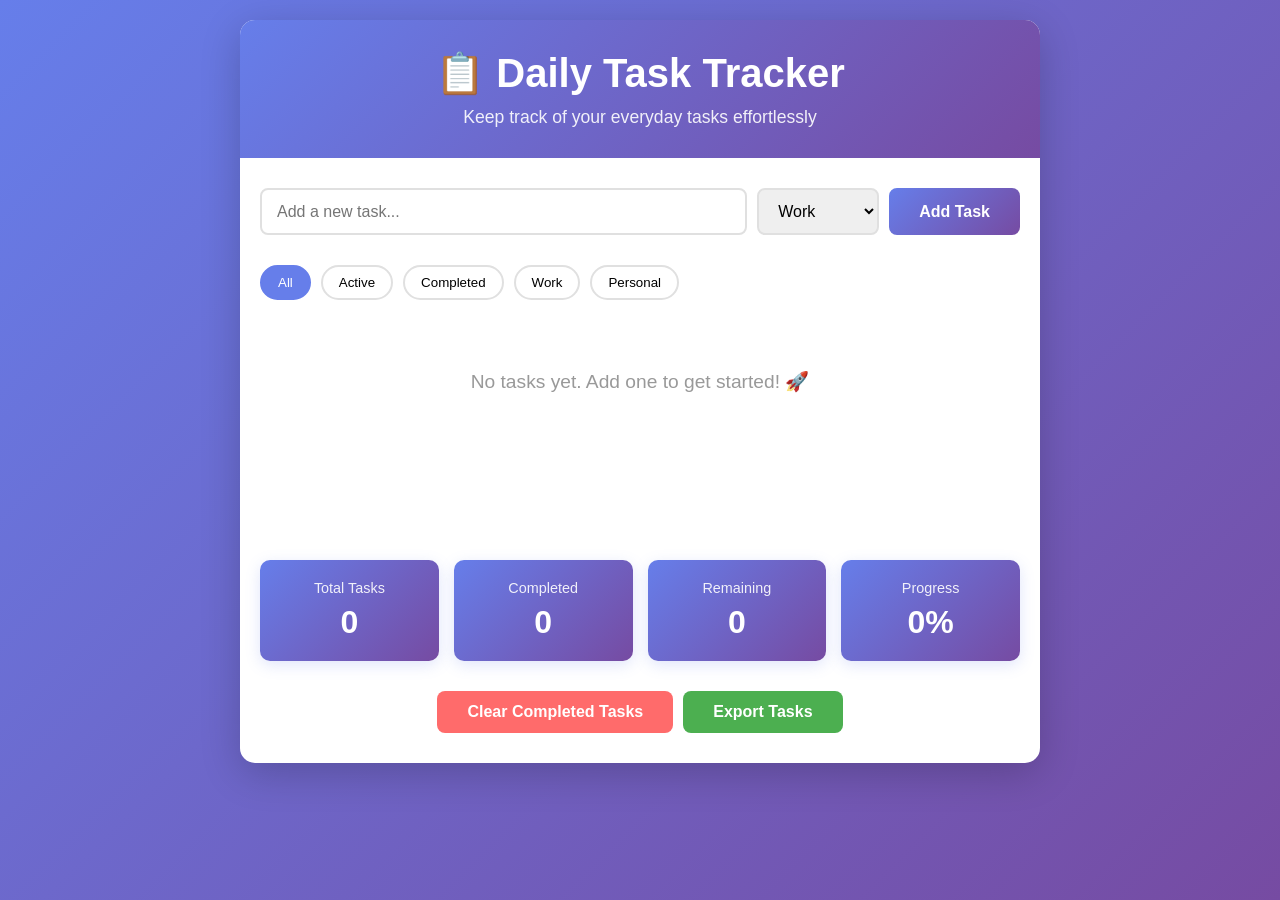
<file: index.html>
<!DOCTYPE html>
<html lang="en">
<head>
    <meta charset="UTF-8">
    <meta name="viewport" content="width=device-width, initial-scale=1.0">
    <title>Daily Task Tracker</title>
    <link rel="stylesheet" href="styles.css">
</head>
<body>
    <div class="container">
        <header>
            <h1>📋 Daily Task Tracker</h1>
            <p>Keep track of your everyday tasks effortlessly</p>
        </header>

        <main>
            <!-- Add Task Section -->
            <section class="add-task-section">
                <div class="input-group">
                    <input
                        type="text"
                        id="taskInput"
                        placeholder="Add a new task..."
                        class="task-input"
                    />
                    <select id="categorySelect" class="category-select">
                        <option value="work">Work</option>
                        <option value="personal">Personal</option>
                        <option value="health">Health</option>
                        <option value="shopping">Shopping</option>
                        <option value="other">Other</option>
                    </select>
                    <button id="addTaskBtn" class="btn btn-add">Add Task</button>
                </div>
            </section>

            <!-- Filter Section -->
            <section class="filter-section">
                <button class="filter-btn active" data-filter="all">All</button>
                <button class="filter-btn" data-filter="active">Active</button>
                <button class="filter-btn" data-filter="completed">Completed</button>
                <button class="filter-btn" data-filter="work">Work</button>
                <button class="filter-btn" data-filter="personal">Personal</button>
            </section>

            <!-- Tasks List -->
            <section class="tasks-section">
                <div id="tasksList" class="tasks-list">
                    <!-- Tasks will be dynamically added here -->
                </div>
                <div id="emptyState" class="empty-state">
                    <p>No tasks yet. Add one to get started! 🚀</p>
                </div>
            </section>

            <!-- Statistics -->
            <section class="stats-section">
                <div class="stat-card">
                    <span class="stat-label">Total Tasks</span>
                    <span class="stat-value" id="totalTasks">0</span>
                </div>
                <div class="stat-card">
                    <span class="stat-label">Completed</span>
                    <span class="stat-value" id="completedTasks">0</span>
                </div>
                <div class="stat-card">
                    <span class="stat-label">Remaining</span>
                    <span class="stat-value" id="remainingTasks">0</span>
                </div>
                <div class="stat-card">
                    <span class="stat-label">Progress</span>
                    <span class="stat-value" id="progressPercent">0%</span>
                </div>
            </section>

            <!-- Clear Completed Button -->
            <section class="actions-section">
                <button id="clearCompletedBtn" class="btn btn-danger">Clear Completed Tasks</button>
                <button id="exportBtn" class="btn btn-export">Export Tasks</button>
            </section>
        </main>
    </div>

    <script src="script.js"></script>
</body>
</html>
</file>
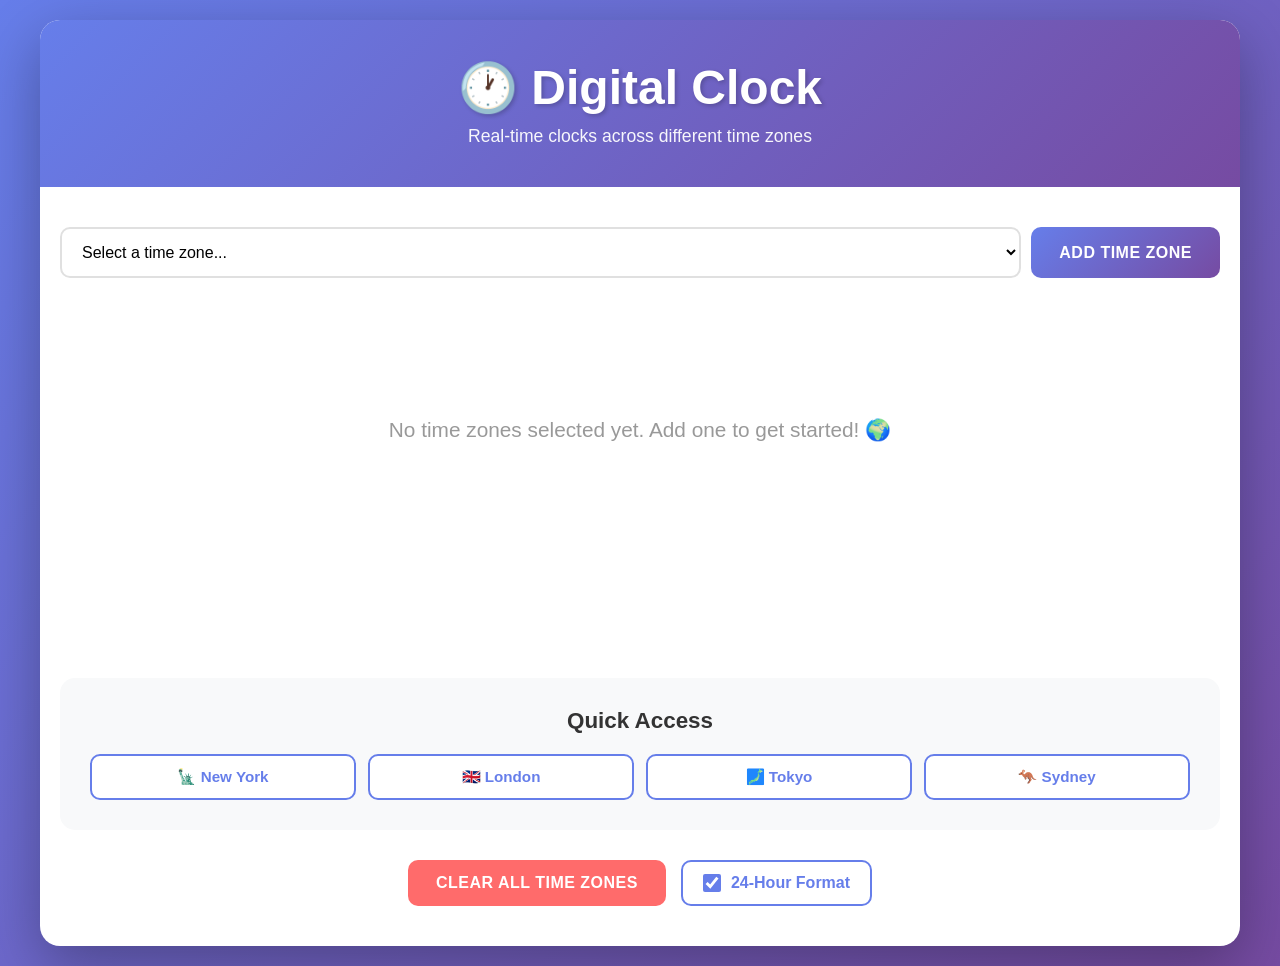
<file: clock.html>
<!DOCTYPE html>
<html lang="en">
<head>
    <meta charset="UTF-8">
    <meta name="viewport" content="width=device-width, initial-scale=1.0">
    <title>Digital Clock - Multiple Time Zones</title>
    <link rel="stylesheet" href="clock-styles.css">
</head>
<body>
    <div class="clock-container">
        <header>
            <h1>🕐 Digital Clock</h1>
            <p>Real-time clocks across different time zones</p>
        </header>

        <main>
            <!-- Add Time Zone Section -->
            <section class="add-timezone-section">
                <div class="timezone-input-group">
                    <select id="timezoneSelect" class="timezone-select">
                        <option value="">Select a time zone...</option>
                        <optgroup label="Americas">
                            <option value="America/New_York">Eastern Time (ET)</option>
                            <option value="America/Chicago">Central Time (CT)</option>
                            <option value="America/Denver">Mountain Time (MT)</option>
                            <option value="America/Los_Angeles">Pacific Time (PT)</option>
                            <option value="America/Anchorage">Alaska Time (AKT)</option>
                            <option value="Pacific/Honolulu">Hawaii Time (HT)</option>
                            <option value="America/Toronto">Eastern Time - Canada (ET)</option>
                            <option value="America/Vancouver">Pacific Time - Canada (PT)</option>
                            <option value="America/Mexico_City">Mexico City Time</option>
                            <option value="America/Buenos_Aires">Buenos Aires Time</option>
                        </optgroup>
                        <optgroup label="Europe">
                            <option value="Europe/London">London (GMT/BST)</option>
                            <option value="Europe/Paris">Paris (CET/CEST)</option>
                            <option value="Europe/Berlin">Berlin (CET/CEST)</option>
                            <option value="Europe/Amsterdam">Amsterdam (CET/CEST)</option>
                            <option value="Europe/Rome">Rome (CET/CEST)</option>
                            <option value="Europe/Madrid">Madrid (CET/CEST)</option>
                            <option value="Europe/Moscow">Moscow (MSK)</option>
                            <option value="Europe/Istanbul">Istanbul (EET/EEST)</option>
                        </optgroup>
                        <optgroup label="Asia">
                            <option value="Asia/Dubai">Dubai (GST)</option>
                            <option value="Asia/Kolkata">India Standard Time (IST)</option>
                            <option value="Asia/Bangkok">Bangkok (ICT)</option>
                            <option value="Asia/Singapore">Singapore (SGT)</option>
                            <option value="Asia/Hong_Kong">Hong Kong (HKT)</option>
                            <option value="Asia/Shanghai">Shanghai (CST)</option>
                            <option value="Asia/Tokyo">Tokyo (JST)</option>
                            <option value="Asia/Seoul">Seoul (KST)</option>
                            <option value="Asia/Manila">Manila (PHT)</option>
                            <option value="Asia/Kolkata">New Delhi (IST)</option>
                        </optgroup>
                        <optgroup label="Pacific">
                            <option value="Australia/Sydney">Sydney (AEDT/AEST)</option>
                            <option value="Australia/Melbourne">Melbourne (AEDT/AEST)</option>
                            <option value="Asia/Auckland">Auckland (NZDT/NZST)</option>
                            <option value="Pacific/Fiji">Fiji (FJT)</option>
                        </optgroup>
                        <optgroup label="Africa">
                            <option value="Africa/Cairo">Cairo (EET)</option>
                            <option value="Africa/Johannesburg">Johannesburg (SAST)</option>
                            <option value="Africa/Lagos">Lagos (WAT)</option>
                            <option value="Africa/Nairobi">Nairobi (EAT)</option>
                        </optgroup>
                    </select>
                    <button id="addTimezoneBtn" class="btn btn-add-tz">Add Time Zone</button>
                </div>
                <div id="selectedTimezones" class="selected-timezones">
                    <!-- Selected timezones will appear here -->
                </div>
            </section>

            <!-- Clocks Display Section -->
            <section class="clocks-section">
                <div id="clocksGrid" class="clocks-grid">
                    <!-- Clocks will be dynamically added here -->
                </div>
                <div id="emptyClocks" class="empty-state">
                    <p>No time zones selected yet. Add one to get started! 🌍</p>
                </div>
            </section>

            <!-- Quick Access Section -->
            <section class="quick-access-section">
                <h3>Quick Access</h3>
                <div class="quick-buttons">
                    <button class="quick-btn" onclick="clockManager.addQuickTimezone('America/New_York')">🗽 New York</button>
                    <button class="quick-btn" onclick="clockManager.addQuickTimezone('Europe/London')">🇬🇧 London</button>
                    <button class="quick-btn" onclick="clockManager.addQuickTimezone('Asia/Tokyo')">🗾 Tokyo</button>
                    <button class="quick-btn" onclick="clockManager.addQuickTimezone('Australia/Sydney')">🦘 Sydney</button>
                </div>
            </section>

            <!-- Controls Section -->
            <section class="controls-section">
                <button id="clearAllBtn" class="btn btn-danger">Clear All Time Zones</button>
                <label class="format-toggle">
                    <input type="checkbox" id="format24h" checked>
                    <span>24-Hour Format</span>
                </label>
            </section>
        </main>
    </div>

    <script src="clock-script.js"></script>
</body>
</html>
</file>
<file: styles.css>
* {
    margin: 0;
    padding: 0;
    box-sizing: border-box;
}

body {
    font-family: 'Segoe UI', Tahoma, Geneva, Verdana, sans-serif;
    background: linear-gradient(135deg, #667eea 0%, #764ba2 100%);
    min-height: 100vh;
    padding: 20px;
}

.container {
    max-width: 800px;
    margin: 0 auto;
    background: white;
    border-radius: 15px;
    box-shadow: 0 10px 40px rgba(0, 0, 0, 0.2);
    overflow: hidden;
}

header {
    background: linear-gradient(135deg, #667eea 0%, #764ba2 100%);
    color: white;
    padding: 30px 20px;
    text-align: center;
}

header h1 {
    font-size: 2.5em;
    margin-bottom: 10px;
}

header p {
    opacity: 0.9;
    font-size: 1.1em;
}

main {
    padding: 30px 20px;
}

/* Add Task Section */
.add-task-section {
    margin-bottom: 30px;
}

.input-group {
    display: flex;
    gap: 10px;
    flex-wrap: wrap;
}

.task-input,
.category-select {
    flex: 1;
    min-width: 200px;
    padding: 12px 15px;
    border: 2px solid #e0e0e0;
    border-radius: 8px;
    font-size: 1em;
    transition: border-color 0.3s;
}

.task-input:focus,
.category-select:focus {
    outline: none;
    border-color: #667eea;
}

.category-select {
    min-width: 120px;
    flex: 0 1 auto;
}

.btn {
    padding: 12px 30px;
    border: none;
    border-radius: 8px;
    font-size: 1em;
    font-weight: 600;
    cursor: pointer;
    transition: all 0.3s ease;
}

.btn-add {
    background: linear-gradient(135deg, #667eea 0%, #764ba2 100%);
    color: white;
    flex: 0 1 auto;
    min-width: 120px;
}

.btn-add:hover {
    transform: translateY(-2px);
    box-shadow: 0 5px 15px rgba(102, 126, 234, 0.4);
}

.btn-add:active {
    transform: translateY(0);
}

/* Filter Section */
.filter-section {
    display: flex;
    gap: 10px;
    margin-bottom: 30px;
    flex-wrap: wrap;
}

.filter-btn {
    padding: 8px 16px;
    border: 2px solid #e0e0e0;
    background: white;
    border-radius: 20px;
    cursor: pointer;
    font-weight: 500;
    transition: all 0.3s ease;
}

.filter-btn:hover {
    border-color: #667eea;
    color: #667eea;
}

.filter-btn.active {
    background: #667eea;
    color: white;
    border-color: #667eea;
}

/* Tasks Section */
.tasks-section {
    margin-bottom: 30px;
    min-height: 200px;
}

.tasks-list {
    display: flex;
    flex-direction: column;
    gap: 12px;
}

.task-item {
    display: flex;
    align-items: center;
    gap: 15px;
    padding: 15px;
    background: #f8f9fa;
    border-radius: 8px;
    border-left: 4px solid #667eea;
    transition: all 0.3s ease;
}

.task-item:hover {
    background: #f0f0f0;
    box-shadow: 0 2px 8px rgba(0, 0, 0, 0.1);
}

.task-item.completed {
    opacity: 0.7;
    border-left-color: #4caf50;
}

.task-item.completed .task-text {
    text-decoration: line-through;
    color: #999;
}

.task-checkbox {
    width: 24px;
    height: 24px;
    cursor: pointer;
    accent-color: #667eea;
}

.task-content {
    flex: 1;
    display: flex;
    flex-direction: column;
    gap: 5px;
}

.task-text {
    font-size: 1.1em;
    color: #333;
    word-break: break-word;
}

.task-category {
    display: inline-block;
    padding: 3px 10px;
    border-radius: 12px;
    font-size: 0.8em;
    font-weight: 600;
    width: fit-content;
}

.task-category.work {
    background: #e3f2fd;
    color: #1976d2;
}

.task-category.personal {
    background: #f3e5f5;
    color: #7b1fa2;
}

.task-category.health {
    background: #e8f5e9;
    color: #388e3c;
}

.task-category.shopping {
    background: #fff3e0;
    color: #f57c00;
}

.task-category.other {
    background: #f5f5f5;
    color: #666;
}

.task-delete {
    background: #ff6b6b;
    color: white;
    border: none;
    border-radius: 6px;
    padding: 8px 12px;
    cursor: pointer;
    font-weight: 600;
    transition: all 0.3s ease;
}

.task-delete:hover {
    background: #ff5252;
    transform: scale(1.05);
}

.empty-state {
    text-align: center;
    padding: 40px 20px;
    color: #999;
    font-size: 1.2em;
}

/* Statistics Section */
.stats-section {
    display: grid;
    grid-template-columns: repeat(auto-fit, minmax(150px, 1fr));
    gap: 15px;
    margin-bottom: 30px;
}

.stat-card {
    background: linear-gradient(135deg, #667eea 0%, #764ba2 100%);
    color: white;
    padding: 20px;
    border-radius: 10px;
    text-align: center;
    box-shadow: 0 4px 15px rgba(102, 126, 234, 0.2);
}

.stat-label {
    display: block;
    font-size: 0.9em;
    opacity: 0.9;
    margin-bottom: 8px;
}

.stat-value {
    display: block;
    font-size: 2em;
    font-weight: bold;
}

/* Actions Section */
.actions-section {
    display: flex;
    gap: 10px;
    flex-wrap: wrap;
    justify-content: center;
}

.btn-danger {
    background: #ff6b6b;
    color: white;
}

.btn-danger:hover {
    background: #ff5252;
    transform: translateY(-2px);
    box-shadow: 0 5px 15px rgba(255, 107, 107, 0.4);
}

.btn-export {
    background: #4caf50;
    color: white;
}

.btn-export:hover {
    background: #45a049;
    transform: translateY(-2px);
    box-shadow: 0 5px 15px rgba(76, 175, 80, 0.4);
}

/* Responsive Design */
@media (max-width: 600px) {
    header h1 {
        font-size: 1.8em;
    }

    .input-group {
        flex-direction: column;
    }

    .task-input,
    .category-select,
    .btn-add {
        width: 100%;
        min-width: unset;
    }

    .stats-section {
        grid-template-columns: repeat(2, 1fr);
    }

    .actions-section {
        flex-direction: column;
    }

    .actions-section .btn {
        width: 100%;
    }
}

/* Animations */
@keyframes slideIn {
    from {
        opacity: 0;
        transform: translateY(-10px);
    }
    to {
        opacity: 1;
        transform: translateY(0);
    }
}

.task-item {
    animation: slideIn 0.3s ease;
}
</file>
<file: clock-styles.css>
* {
    margin: 0;
    padding: 0;
    box-sizing: border-box;
}

body {
    font-family: 'Segoe UI', Tahoma, Geneva, Verdana, sans-serif;
    background: linear-gradient(135deg, #667eea 0%, #764ba2 100%);
    min-height: 100vh;
    padding: 20px;
}

.clock-container {
    max-width: 1200px;
    margin: 0 auto;
    background: white;
    border-radius: 20px;
    box-shadow: 0 20px 60px rgba(0, 0, 0, 0.3);
    overflow: hidden;
}

header {
    background: linear-gradient(135deg, #667eea 0%, #764ba2 100%);
    color: white;
    padding: 40px 20px;
    text-align: center;
}

header h1 {
    font-size: 3em;
    margin-bottom: 10px;
    text-shadow: 2px 2px 4px rgba(0, 0, 0, 0.2);
}

header p {
    opacity: 0.95;
    font-size: 1.1em;
}

main {
    padding: 40px 20px;
}

/* Add Time Zone Section */
.add-timezone-section {
    margin-bottom: 40px;
}

.timezone-input-group {
    display: flex;
    gap: 10px;
    margin-bottom: 20px;
    flex-wrap: wrap;
}

.timezone-select {
    flex: 1;
    min-width: 250px;
    padding: 14px 16px;
    border: 2px solid #e0e0e0;
    border-radius: 10px;
    font-size: 1em;
    background: white;
    cursor: pointer;
    transition: border-color 0.3s ease;
}

.timezone-select:focus {
    outline: none;
    border-color: #667eea;
    box-shadow: 0 0 0 3px rgba(102, 126, 234, 0.1);
}

.btn {
    padding: 14px 28px;
    border: none;
    border-radius: 10px;
    font-size: 1em;
    font-weight: 600;
    cursor: pointer;
    transition: all 0.3s ease;
    text-transform: uppercase;
    letter-spacing: 0.5px;
}

.btn-add-tz {
    background: linear-gradient(135deg, #667eea 0%, #764ba2 100%);
    color: white;
    flex: 0 1 auto;
    min-width: 140px;
}

.btn-add-tz:hover {
    transform: translateY(-3px);
    box-shadow: 0 10px 25px rgba(102, 126, 234, 0.4);
}

.btn-add-tz:active {
    transform: translateY(-1px);
}

.selected-timezones {
    display: flex;
    flex-wrap: wrap;
    gap: 10px;
}

.timezone-tag {
    background: #f0f4ff;
    color: #667eea;
    padding: 8px 14px;
    border-radius: 20px;
    font-size: 0.9em;
    font-weight: 600;
    display: inline-flex;
    align-items: center;
    gap: 8px;
    border: 2px solid #667eea;
}

.timezone-tag button {
    background: none;
    border: none;
    color: #667eea;
    cursor: pointer;
    font-size: 1.2em;
    padding: 0;
    display: flex;
    align-items: center;
    transition: transform 0.2s;
}

.timezone-tag button:hover {
    transform: scale(1.2);
}

/* Clocks Section */
.clocks-section {
    margin-bottom: 40px;
    min-height: 300px;
}

.clocks-grid {
    display: grid;
    grid-template-columns: repeat(auto-fit, minmax(280px, 1fr));
    gap: 25px;
}

.clock-card {
    background: linear-gradient(135deg, #f5f7fa 0%, #c3cfe2 100%);
    border-radius: 15px;
    padding: 30px;
    box-shadow: 0 10px 30px rgba(0, 0, 0, 0.15);
    text-align: center;
    transition: all 0.3s ease;
    position: relative;
    overflow: hidden;
}

.clock-card::before {
    content: '';
    position: absolute;
    top: 0;
    left: 0;
    right: 0;
    height: 4px;
    background: linear-gradient(90deg, #667eea 0%, #764ba2 100%);
}

.clock-card:hover {
    transform: translateY(-8px);
    box-shadow: 0 15px 40px rgba(102, 126, 234, 0.25);
}

.timezone-name {
    font-size: 1.3em;
    font-weight: 700;
    color: #333;
    margin-bottom: 15px;
    display: flex;
    justify-content: space-between;
    align-items: center;
}

.timezone-offset {
    font-size: 0.85em;
    color: #667eea;
    font-weight: 600;
}

.digital-clock {
    font-size: 3.5em;
    font-weight: 700;
    color: #667eea;
    font-family: 'Courier New', monospace;
    margin: 20px 0;
    letter-spacing: 2px;
    text-shadow: 2px 2px 4px rgba(0, 0, 0, 0.1);
}

.clock-period {
    font-size: 1.1em;
    color: #764ba2;
    font-weight: 600;
    margin-bottom: 15px;
}

.clock-details {
    background: white;
    border-radius: 10px;
    padding: 15px;
    margin-bottom: 15px;
    font-size: 0.95em;
    color: #555;
    line-height: 1.6;
}

.date-display {
    font-weight: 600;
    color: #333;
    margin-bottom: 5px;
}

.day-display {
    color: #764ba2;
    font-weight: 500;
}

.remove-clock {
    background: #ff6b6b;
    color: white;
    border: none;
    border-radius: 8px;
    padding: 8px 16px;
    cursor: pointer;
    font-weight: 600;
    width: 100%;
    transition: all 0.3s ease;
}

.remove-clock:hover {
    background: #ff5252;
    transform: scale(1.02);
}

.empty-state {
    text-align: center;
    padding: 80px 20px;
    color: #999;
    font-size: 1.3em;
}

/* Quick Access Section */
.quick-access-section {
    background: #f8f9fa;
    border-radius: 15px;
    padding: 30px;
    margin-bottom: 30px;
}

.quick-access-section h3 {
    font-size: 1.4em;
    color: #333;
    margin-bottom: 20px;
    text-align: center;
}

.quick-buttons {
    display: grid;
    grid-template-columns: repeat(auto-fit, minmax(150px, 1fr));
    gap: 12px;
}

.quick-btn {
    padding: 12px 16px;
    border: 2px solid #667eea;
    background: white;
    color: #667eea;
    border-radius: 10px;
    font-weight: 600;
    cursor: pointer;
    transition: all 0.3s ease;
    font-size: 0.95em;
}

.quick-btn:hover {
    background: #667eea;
    color: white;
    transform: translateY(-2px);
}

/* Controls Section */
.controls-section {
    display: flex;
    gap: 15px;
    flex-wrap: wrap;
    justify-content: center;
    align-items: center;
}

.btn-danger {
    background: #ff6b6b;
    color: white;
    min-width: 180px;
}

.btn-danger:hover {
    background: #ff5252;
    transform: translateY(-3px);
    box-shadow: 0 10px 25px rgba(255, 107, 107, 0.3);
}

.format-toggle {
    display: flex;
    align-items: center;
    gap: 10px;
    padding: 12px 20px;
    border: 2px solid #667eea;
    border-radius: 10px;
    cursor: pointer;
    font-weight: 600;
    color: #667eea;
    transition: all 0.3s ease;
}

.format-toggle:hover {
    background: #f0f4ff;
}

.format-toggle input {
    cursor: pointer;
    width: 18px;
    height: 18px;
    accent-color: #667eea;
}

/* Animations */
@keyframes slideIn {
    from {
        opacity: 0;
        transform: translateY(-10px);
    }
    to {
        opacity: 1;
        transform: translateY(0);
    }
}

.clock-card {
    animation: slideIn 0.3s ease;
}

/* Responsive Design */
@media (max-width: 768px) {
    header h1 {
        font-size: 2em;
    }

    .clocks-grid {
        grid-template-columns: 1fr;
    }

    .digital-clock {
        font-size: 2.5em;
    }

    .timezone-input-group {
        flex-direction: column;
    }

    .timezone-select,
    .btn-add-tz {
        width: 100%;
        min-width: unset;
    }

    .controls-section {
        flex-direction: column;
    }

    .controls-section .btn,
    .format-toggle {
        width: 100%;
    }

    .quick-buttons {
        grid-template-columns: repeat(2, 1fr);
    }
}

@media (max-width: 480px) {
    main {
        padding: 20px 10px;
    }

    header {
        padding: 30px 15px;
    }

    header h1 {
        font-size: 1.6em;
    }

    .digital-clock {
        font-size: 2em;
    }

    .clock-card {
        padding: 20px;
    }

    .quick-buttons {
        grid-template-columns: 1fr;
    }
}
</file>
